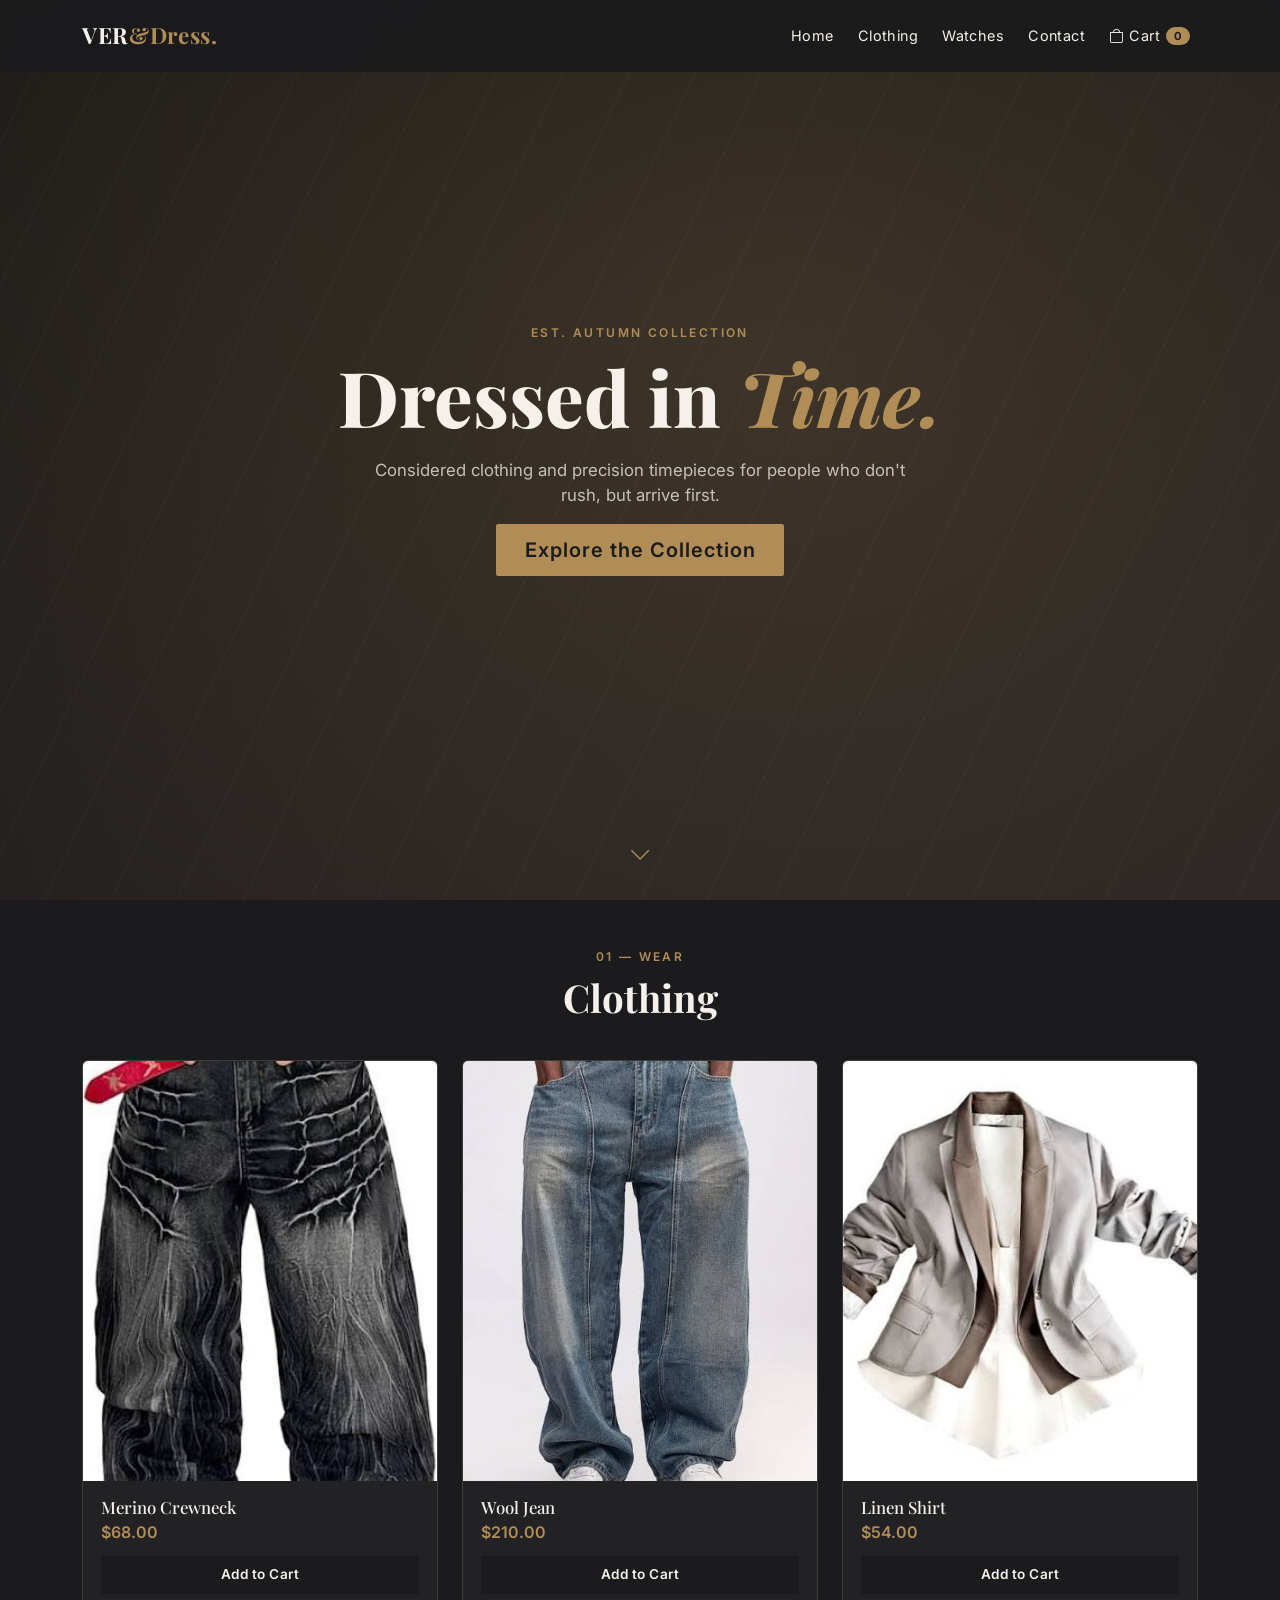
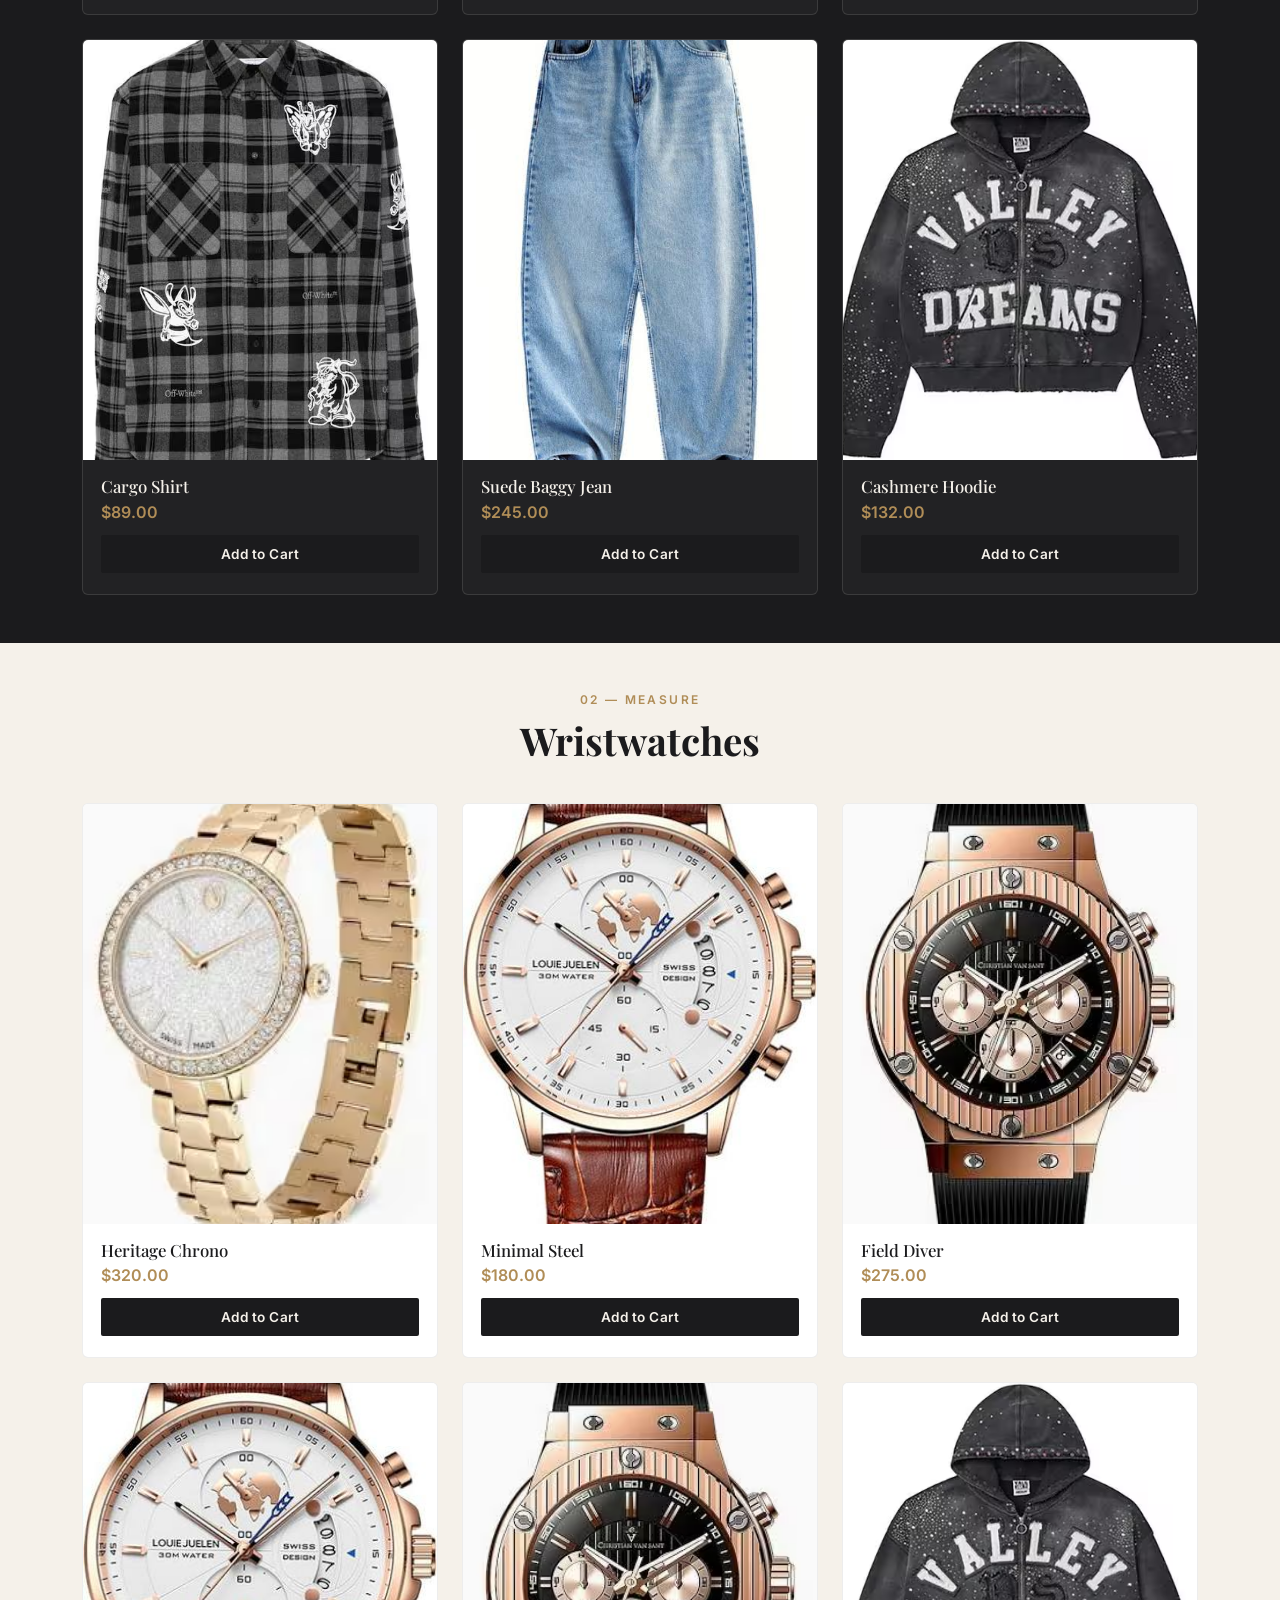
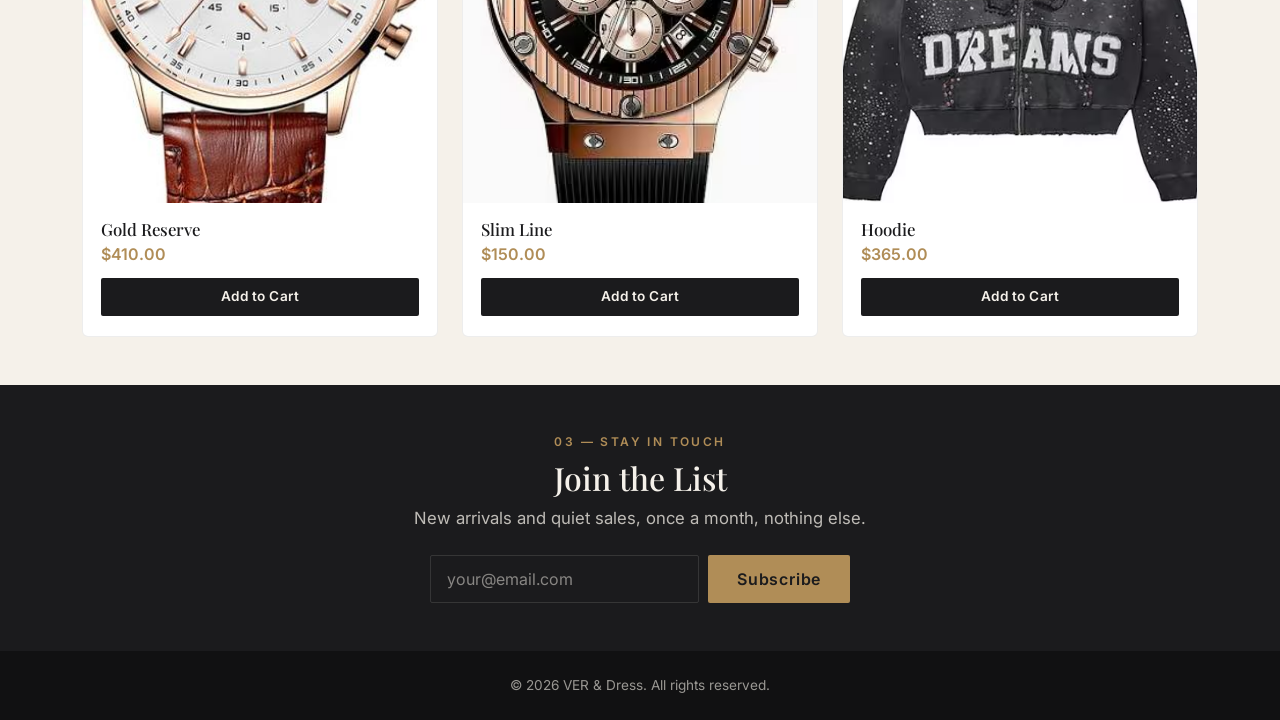
<file: index.html>
<!DOCTYPE html>
<html lang="en">
<head>
<meta charset="UTF-8">
<meta name="viewport" content="width=device-width, initial-scale=1.0">
<title>VER &amp; Dress — Clothing &amp; Timepieces</title>

<!-- Bootstrap 5 -->
<link href="https://cdn.jsdelivr.net/npm/bootstrap@5.3.8/dist/css/bootstrap.min.css" rel="stylesheet">

<!-- Icons -->
<link rel="stylesheet" href="https://cdn.jsdelivr.net/npm/bootstrap-icons@1.11.3/font/bootstrap-icons.css">
<!-- Fonts -->
<link rel="preconnect" href="https://fonts.googleapis.com">
<link href="https://fonts.googleapis.com/css2?family=Playfair+Display:wght@600;700;800&family=Inter:wght@400;500;600&display=swap" rel="stylesheet">

<link rel="stylesheet" href="new.css">
</head>
<body>

<!-- NAVBAR -->
<nav class="navbar navbar-expand-lg navbar-dark fixed-top" id="mainNav">
  <div class="container">
    <a class="navbar-brand" href="#home">VER<span>&amp;Dress.</span></a>

    <button class="navbar-toggler" type="button" data-bs-toggle="collapse" data-bs-target="#nav">
      <span class="navbar-toggler-icon"></span>
    </button>
    <div class="collapse navbar-collapse" id="nav">
      <ul class="navbar-nav ms-auto align-items-lg-center gap-lg-2">
        <li class="nav-item"><a class="nav-link" href="#home">Home</a></li>
        <li class="nav-item"><a class="nav-link" href="#clothing">Clothing</a></li>
        <li class="nav-item"><a class="nav-link" href="#watches">Watches</a></li>
        <li class="nav-item"><a class="nav-link" href="#contact">Contact</a></li>
        <li class="nav-item">
          <a class="nav-link cart-link" href="#" role="button" data-bs-toggle="offcanvas" data-bs-target="#cartOffcanvas" aria-controls="cartOffcanvas">
            <i class="bi bi-bag"></i> Cart <span class="badge" id="cartCount">0</span>
          </a>
        </li>
      </ul>
    </div>
  </div>
</nav>

<!-- HERO -->
<header id="home" class="hero d-flex align-items-center">
  <div class="hero-overlay"></div>
  <div class="container position-relative text-center reveal">
    <p class="eyebrow">EST. AUTUMN COLLECTION</p>
    <h1 class="hero-title">Dressed in <em>Time.</em></h1>
    <p class="hero-sub">Considered clothing and precision timepieces for people who don't rush, but arrive first.</p>
    <a href="#clothing" class="btn btn-gold btn-lg mt-3">Explore the Collection</a>
  </div>
  <a href="#clothing" class="scroll-cue"><i class="bi bi-chevron-down"></i></a>
</header>

<!-- CLOTHING -->
<section id="clothing" class="py-5 section-dark">
  <div class="container">
    <div class="section-head reveal">
      <p class="eyebrow">01 — WEAR</p>
      <h2>Clothing</h2>
    </div>
    <div class="row g-4">

      <div class="col-12 col-md-4 col-lg-4 reveal">
        <div class="product-card">
          <div><img src="./image/images (1)agy3.jpg" class="img-fluid col-lg-12"></div>
          <div class="product-body">
            <h3>Merino Crewneck</h3>
            <p class="price">$68.00</p>
            <button class="cart w-100" data-name="Merino Crewneck" data-price="68.00">Add to Cart</button>
          </div>
        </div>
      </div>

      <div class="col-12 col-md-4 reveal">
        <div class="product-card">
          <div><img src="./image/images (1)bagy2.jpg" class="img-fluid"></div>
          <div class="product-body">
            <h3>Wool Jean</h3>
            <p class="price">$210.00</p>
            <button class="cart w-100" data-name="Wool Jean" data-price="210.00">Add to Cart</button>
          </div>
        </div>
      </div>

      <div class="col-12 col-md-4 reveal">
        <div class="product-card">
          <div><img src="./image/images (1)lady.jpg" class="img-fluid"></div>
          <div class="product-body">
            <h3>Linen Shirt</h3>
            <p class="price">$54.00</p>
            <button class="cart w-100" data-name="Linen Shirt" data-price="54.00">Add to Cart</button>
          </div>
        </div>
      </div>

      <div class="col-12 col-md-4 reveal">
        <div class="product-card">
          <div><img src="./image/shirt.avif" class="img-fluid"></div>
          <div class="product-body">
            <h3>Cargo Shirt</h3>
            <p class="price">$89.00</p>
            <button class="cart w-100" data-name="Cargo Shirt" data-price="89.00">Add to Cart</button>
          </div>
        </div>
      </div>

      <div class="col-12 col-md-4 reveal">
        <div class="product-card">
          <div><img src="./image/images (1) baggy.jpg" class="img-fluid"></div>
          <div class="product-body">
            <h3>Suede Baggy Jean</h3>
            <p class="price">$245.00</p>
            <button class="cart w-100" data-name="Suede Baggy Jean" data-price="245.00">Add to Cart</button>
          </div>
        </div>
      </div>

      <div class="col-12 col-md-4 reveal">
        <div class="product-card">
          <div><img src="./image/shopping.avif" class="img-fluid"></div>
          <div class="product-body">
            <h3>Cashmere Hoodie</h3>
            <p class="price">$132.00</p>
            <button class="cart w-100" data-name="Cashmere Hoodie" data-price="132.00">Add to Cart</button>
          </div>
        </div>
      </div>

    </div>
  </div>
</section>

<!-- WATCHES -->
<section id="watches" class="py-5 section-light">
  <div class="container">
    <div class="section-head reveal">
      <p class="eyebrow">02 — MEASURE</p>
      <h2>Wristwatches</h2>
    </div>
    <div class="row g-4">

      <div class="col-12 col-md-4 reveal">
        <div class="product-card watch">
          <div><img src="./image/downloadwatcg.avif" class="img-fluid"></div>
          <div class="product-body">
            <h3>Heritage Chrono</h3>
            <p class="price">$320.00</p>
            <button class="cart w-100" data-name="Heritage Chrono" data-price="320.00">Add to Cart</button>
          </div>
        </div>
      </div>

      <div class="col-12 col-md-4 reveal">
        <div class="product-card watch">
          <div><img src="./image/images (1)watch6.jpg" class="img-fluid"></div>
          <div class="product-body">
            <h3>Minimal Steel</h3>
            <p class="price">$180.00</p>
            <button class="cart w-100" data-name="Minimal Steel" data-price="180.00">Add to Cart</button>
          </div>
        </div>
      </div>

      <div class="col-12 col-md-4 reveal">
        <div class="product-card watch">
          <div><img src="./image/shopping (1).avif" class="img-fluid"></div>
          <div class="product-body">
            <h3>Field Diver</h3>
            <p class="price">$275.00</p>
            <button class="cart w-100" data-name="Field Diver" data-price="275.00">Add to Cart</button>
          </div>
        </div>
      </div>

      <div class="col-12 col-md-4 reveal">
        <div class="product-card watch">
          <div><img src="./image/images (1)watch6.jpg" class="img-fluid"></div>
          <div class="product-body">
            <h3>Gold Reserve</h3>
            <p class="price">$410.00</p>
            <button class="cart w-100" data-name="Gold Reserve" data-price="410.00">Add to Cart</button>
          </div>
        </div>
      </div>

      <div class="col-12 col-md-4 reveal">
        <div class="product-card watch">
          <div><img src="./image/shopping (1).avif" class="img-fluid"></div>
          <div class="product-body">
            <h3>Slim Line</h3>
            <p class="price">$150.00</p>
            <button class="cart w-100" data-name="Slim Line" data-price="150.00">Add to Cart</button>
          </div>
        </div>
      </div>

      <div class="col-12 col-md-4 reveal">
        <div class="product-card watch">
          <div><img src="./image/shopping.avif" class="img-fluid"></div>
          <div class="product-body">
            <h3>Hoodie</h3>
            <p class="price">$365.00</p>
            <button class="cart w-100" data-name="Hoodie" data-price="365.00">Add to Cart</button>
          </div>
        </div>
      </div>

    </div>
  </div>
</section>

<!-- CONTACT / NEWSLETTER -->
<section id="contact" class="py-5 section-dark text-center">
  <div class="container reveal">
    <p class="eyebrow">03 — STAY IN TOUCH</p>
    <h2>Join the List</h2>
    <p class="hero-sub mb-4">New arrivals and quiet sales, once a month, nothing else.</p>
    <form class="newsletter mx-auto" onsubmit="return false;">
      <input type="email" placeholder="your@email.com" required>
      <button class="btn btn-gold" type="submit">Subscribe</button>
    </form>
  </div>
</section>

<footer class="footer text-center py-4">
  <p class="mb-0">&copy; 2026 VER &amp; Dress. All rights reserved.</p>
</footer>

<!-- CART OFFCANVAS (Bootstrap component — handles open/close/backdrop itself) -->
<div class="offcanvas offcanvas-end" tabindex="-1" id="cartOffcanvas" aria-labelledby="cartOffcanvasLabel">
  <div class="offcanvas-header">
    <h5 class="offcanvas-title" id="cartOffcanvasLabel">Your Bag</h5>
    <button type="button" class="btn-close" data-bs-dismiss="offcanvas" aria-label="Close"></button>
  </div>
  <div class="offcanvas-body d-flex flex-column">
    <div id="cartItems" class="flex-grow-1"></div>
    <div class="border-top pt-3 mt-2">
      <div class="d-flex justify-content-between mb-3">
        <span>Total</span>
        <strong id="cartTotal">$0.00</strong>
      </div>
      <button onclick="pay()" class="btn btn-gold w-100">Pay Via Whatsapp</button>
    </div>
  </div>
</div>

<div class="toast-note" id="toastNote"></div>

<script src="https://cdn.jsdelivr.net/npm/bootstrap@5.3.8/dist/js/bootstrap.bundle.min.js"></script>
<script src="new.js"></script>
</body>
</html>
</file>
<file: new.css>
*
{
    
    box-sizing:border-box;
}

body{
  font-family:'Inter', sans-serif;
  background:#f5f1ea;
  color:#1b1b1d;
  margin:0;
  overflow-x:hidden;
}

h1,h2,h3{ font-family:'Playfair Display', serif; }

.eyebrow{
  letter-spacing:.2em;
  font-size:.75rem;
  font-weight:600;
  color:#b08d57;
  text-transform:uppercase;
  margin-bottom:.5rem;
}


#mainNav{
  background:rgba(27,27,29,0.92);
  backdrop-filter:blur(6px);
  transition:padding .3s ease;
  padding:.9rem 0;
}
.navbar-brand{
  font-family:'Playfair Display', serif;
  color:#f5f1ea!important;
  font-weight:700;
  font-size:1.4rem;
  letter-spacing:.03em;
}
.navbar-brand span{ color:#b08d57; }
.nav-link{
  color:#f5f1ea!important;
  font-size:.9rem;
  letter-spacing:.03em;
  position:relative;
  transition:color .25s ease;
}
.nav-link::after{
  content:"";
  position:absolute;
  left:0; bottom:-2px;
  height:1px; width:0;
  background:#b08d57;
  transition:width .3s ease;
}
.nav-link:hover{ color:#b08d57!important; }
.nav-link:hover::after{ width:100%; }
.cart-link{ display:flex; align-items:center; gap:.35rem; cursor:pointer; }
.badge{
  background:#b08d57;
  color:#1b1b1d;
  border-radius:50px;
  font-size:.7rem;
  padding:.2rem .5rem;
}


.btn-gold{
  background:#b08d57;
  color:#1b1b1d;
  border:none;
  border-radius:2px;
  font-weight:600;
  letter-spacing:.05em;
  padding:.7rem 1.8rem;
  transition:transform .25s ease, box-shadow .25s ease, background .25s ease;
}
.btn-gold:hover{
  background:#c9a56e;
  color:#1b1b1d;
  transform:translateY(-3px);
  box-shadow:0 10px 25px rgba(176,141,87,.35);
}


button.cart{
  background:#1b1b1d;
  color:#f5f1ea;
  border:none;
  border-radius:2px;
  font-size:.85rem;
  letter-spacing:.04em;
  font-weight:600;
  padding:.55rem;
  transition:all .3s ease;
}
button.cart:hover{
  background:#b08d57;
  color:#1b1b1d;
}
button.cart.added{
  background:#6b2c2c;
  color:#f5f1ea;
}


.hero{
  height:100vh;
  min-height:560px;
  position:relative;
  background:
    radial-gradient(ellipse at 30% 20%, rgba(176,141,87,.25), transparent 55%),
    linear-gradient(160deg, #101012, #232024 60%, #1b1b1d);
  background-size:200% 200%;
  animation:heroDrift 18s ease infinite;
  color:#f5f1ea;
}
@keyframes heroDrift{
  0%{ background-position:0% 0%; }
  50%{ background-position:100% 60%; }
  100%{ background-position:0% 0%; }
}
.hero-overlay{
  position:absolute; inset:0;
  background:repeating-linear-gradient(115deg, rgba(255,255,255,0.02) 0 2px, transparent 2px 60px);
  pointer-events:none;
}
.hero-title{
  font-size:clamp(2.6rem, 6vw, 5rem);
  font-weight:800;
  margin-bottom:1rem;
}
.hero-title em{ color:#b08d57; font-style:italic; }
.hero-sub{
  max-width:560px;
  margin:0 auto;
  color:rgba(245,241,234,.75);
  font-size:1.05rem;
}
.scroll-cue{
  position:absolute;
  bottom:28px; left:50%;
  transform:translateX(-50%);
  color:#b08d57;
  font-size:1.4rem;
  animation:bounce 2s infinite;
}
@keyframes bounce{
  0%,100%{ transform:translate(-50%,0); }
  50%{ transform:translate(-50%,10px); }
}

/* ===== Sections ===== */
.section-dark{ background:#1b1b1d; color:#f5f1ea; }
.section-dark .eyebrow{ color:#b08d57; }
.section-light{ background:#f5f1ea; color:#1b1b1d; }
.section-head{ text-align:center; margin-bottom:2.5rem; }
.section-head h2{ font-size:2.4rem; font-weight:700; }


.product-card{
  background:rgba(255,255,255,.03);
  border:1px solid rgba(245,241,234,0.12);
  border-radius:6px;
  overflow:hidden;
  transition:transform .35s ease, box-shadow .35s ease, border-color .35s ease;
  height:100%;
}
.section-light .product-card{
  background:#fff;
  border-color:rgba(27,27,29,0.08);
}
.product-card:hover{
  transform:translateY(-8px);
  box-shadow:0 20px 35px rgba(0,0,0,.15);
  border-color:#b08d57;
}
.product-card img{
  width:100%;
  height:420px;
  object-fit:cover;
  object-position:center;
}
.product-body{ padding:1rem 1.1rem 1.3rem; }
.product-body h3{ font-size:1.05rem; margin-bottom:.2rem; }
.price{ color:#b08d57; font-weight:600; margin-bottom:.7rem; }


.newsletter{
  display:flex; gap:.6rem;
  max-width:420px;
  flex-wrap:wrap;
  justify-content:center;
}
.newsletter input{
  flex:1;
  min-width:220px;
  padding:.7rem 1rem;
  border:1px solid rgba(245,241,234,0.12);
  background:transparent;
  color:#f5f1ea;
  border-radius:2px;
}
.newsletter input::placeholder{ color:rgba(245,241,234,.5); }


.footer{ background:#111112; color:rgba(245,241,234,.6); font-size:.85rem; }


#cartOffcanvas{
  background:#f5f1ea;
  color:#1b1b1d;
  width:340px;
  max-width:88vw;
}
#cartOffcanvas .offcanvas-header{
  border-bottom:1px solid rgba(0,0,0,.08);
}
.cart-item{
  display:flex; justify-content:space-between; align-items:center;
  padding:.6rem 0;
  border-bottom:1px solid rgba(0,0,0,.06);
  font-size:.9rem;
}
.cart-item .remove{
  cursor:pointer; font-size:.8rem; margin-left:.5rem;
}


.toast-note{
  position:fixed; bottom:24px; left:50%;
  transform:translate(-50%,20px);
  background:#1b1b1d; color:#f5f1ea;
  padding:.7rem 1.4rem; border-radius:4px;
  font-size:.9rem;
  opacity:0; pointer-events:none;
  transition:all .35s ease;
  z-index:1300;
  border-left:3px solid #b08d57;
}
.toast-note.show{ opacity:1; transform:translate(-50%,0); }

@media (max-width:767px){
  .hero-title{ font-size:2.4rem; }
  .section-head h2{ font-size:1.9rem; }
}

@media (prefers-reduced-motion: reduce){
  *{ animation:none!important; transition:none!important; }
}
</file>
